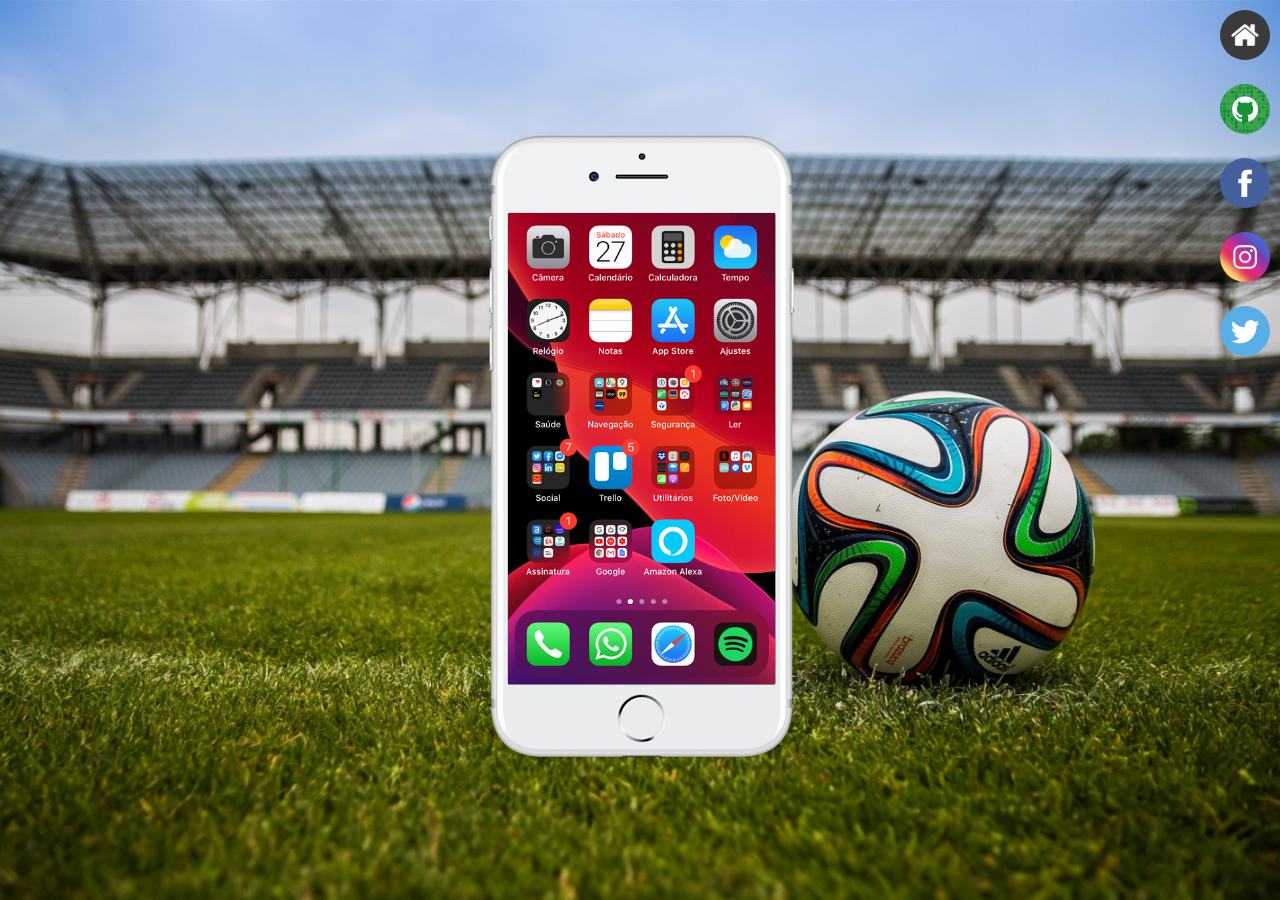
<file: index.html>
<!DOCTYPE html>
<html lang="pt-br">
<head>
    <meta charset="UTF-8">
    <meta http-equiv="X-UA-Compatible" content="IE=edge">
    <meta name="viewport" content="width=device-width, initial-scale=1.0">
    <title>Redes Sociais</title>
    <link rel="shortcut icon" href="imagens/favicon.ico" type="image/x-icon">
    <link rel="stylesheet" href="estilos/style.css">
</head>
<body>
    <main>
        <section id="telefone">
            <iframe src="home.html" name="tela" id="tela" frameborder="0"></iframe>
        </section>
        
        <section id="redes-sociais">
            <a href="home.html" target="tela"><img src="imagens/logo-home.jpg" alt="Home"></a><br> 
            <a href="github.html" target="tela"><img src="imagens/logo-github.jpg" alt="GitHub"></a><br>
            <a href="facebook.html" target="tela"><img src="imagens/logo-facebook.jpg" alt="Facebook"></a><br>
            <a href="instagram.html" target="tela"><img src="imagens/logo-instagram.jpg" alt="Instagram"></a><br>
            <a href="twitter.html" target="tela"><img src="imagens/logo-twitter.jpg" alt="Twitter"></a>
        </section>
    </main>
</body>
</html>
</file>
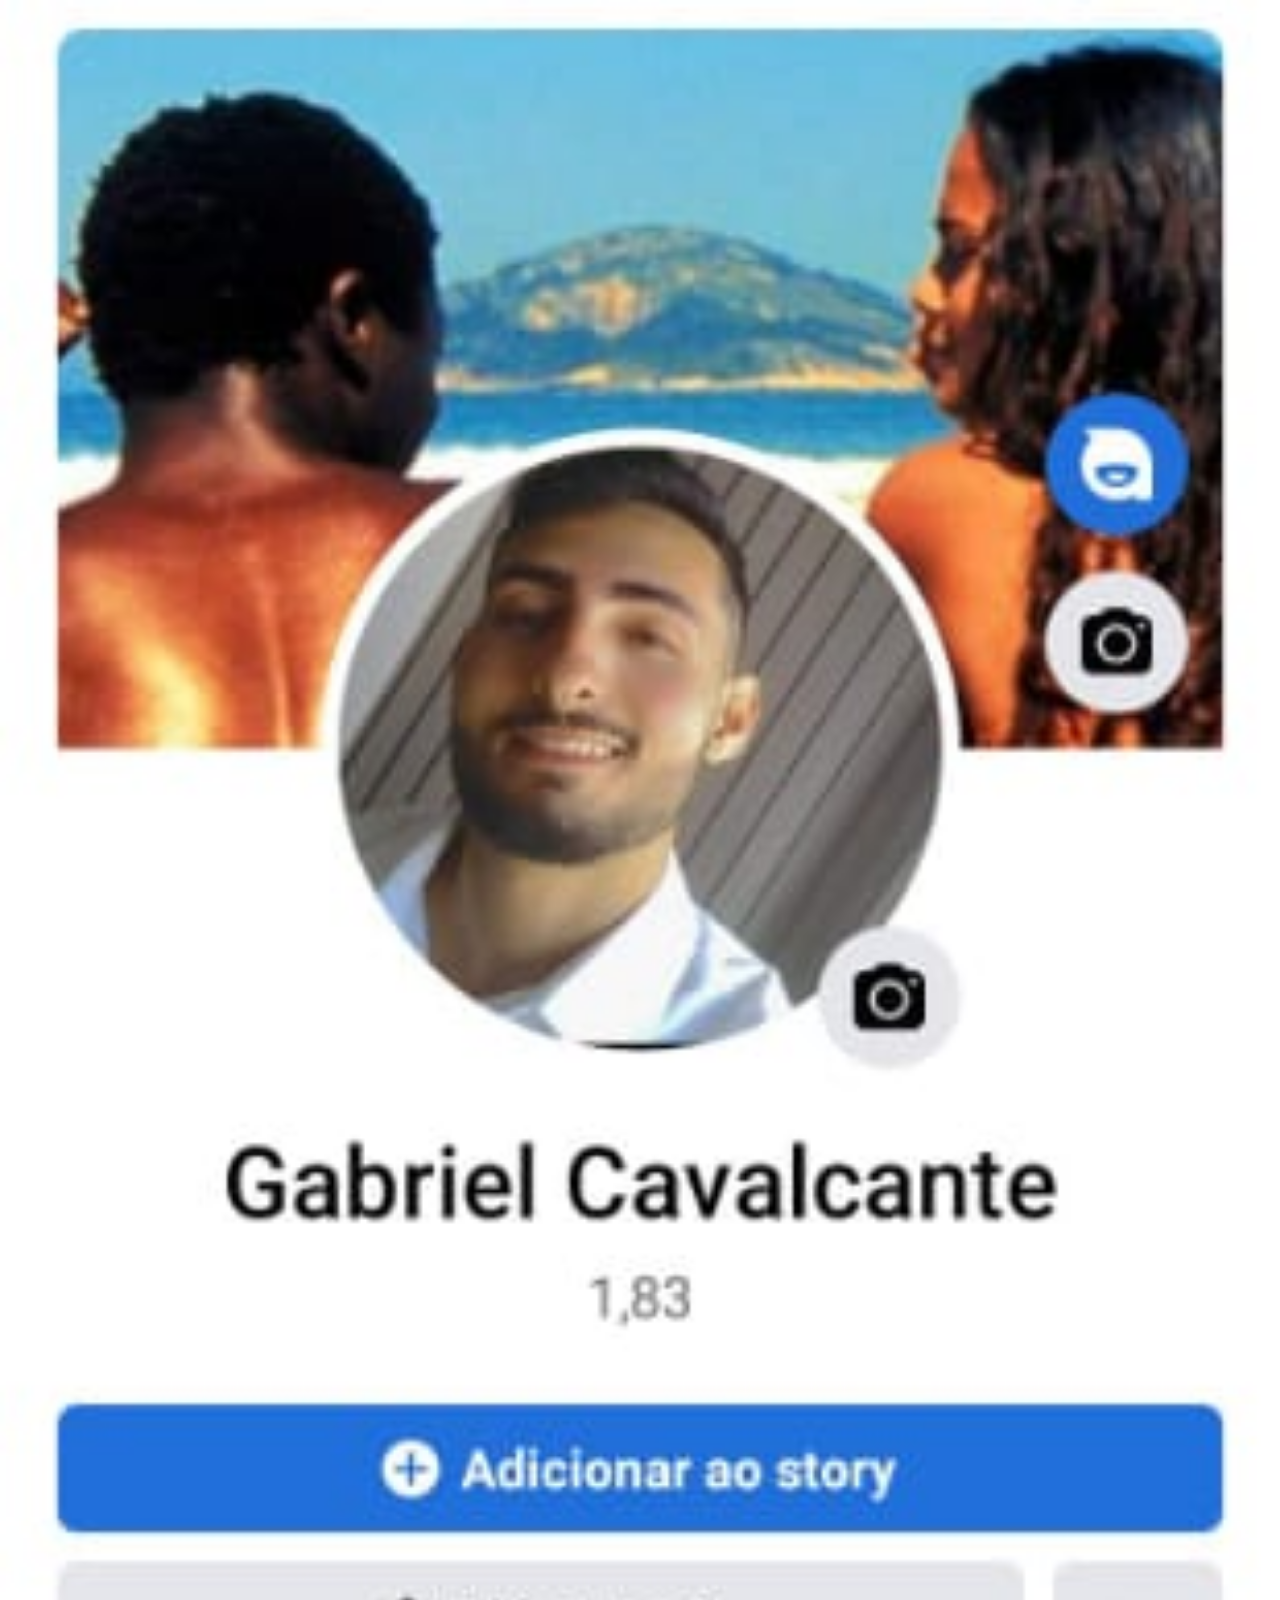
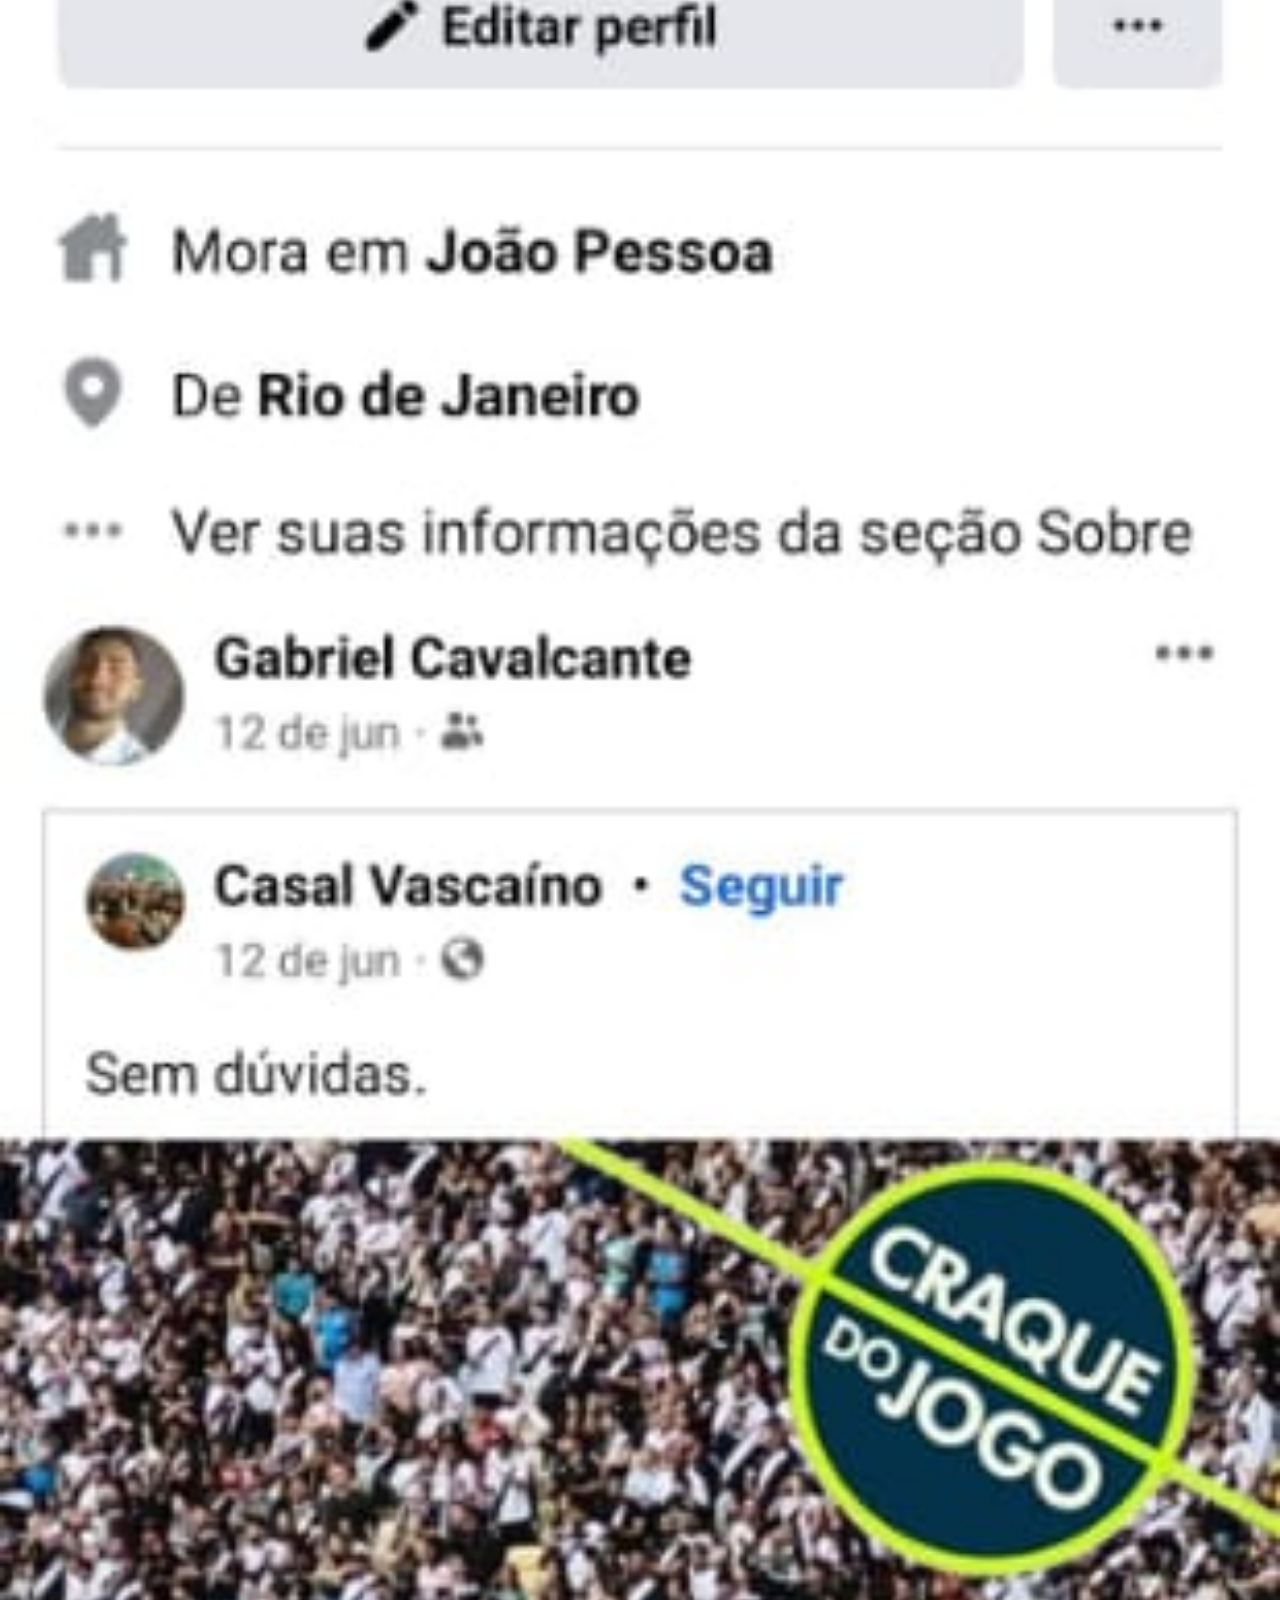
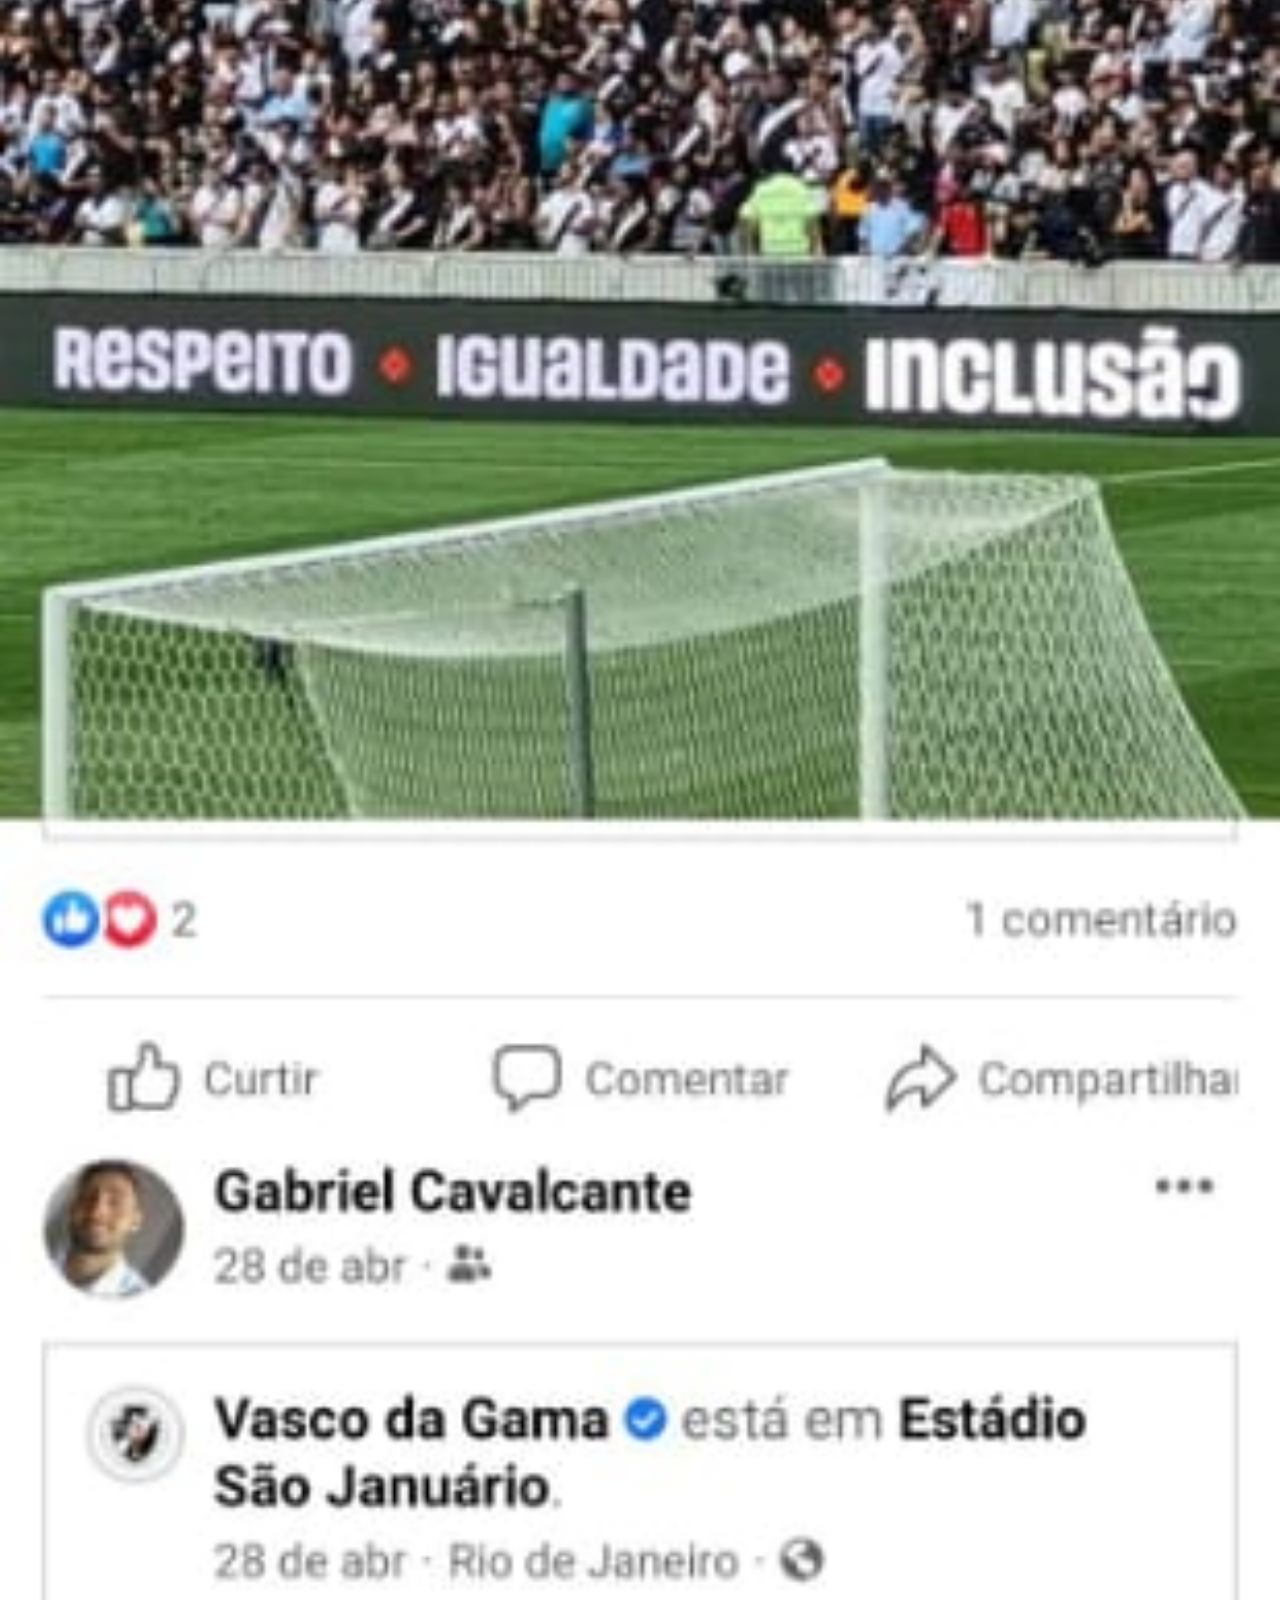
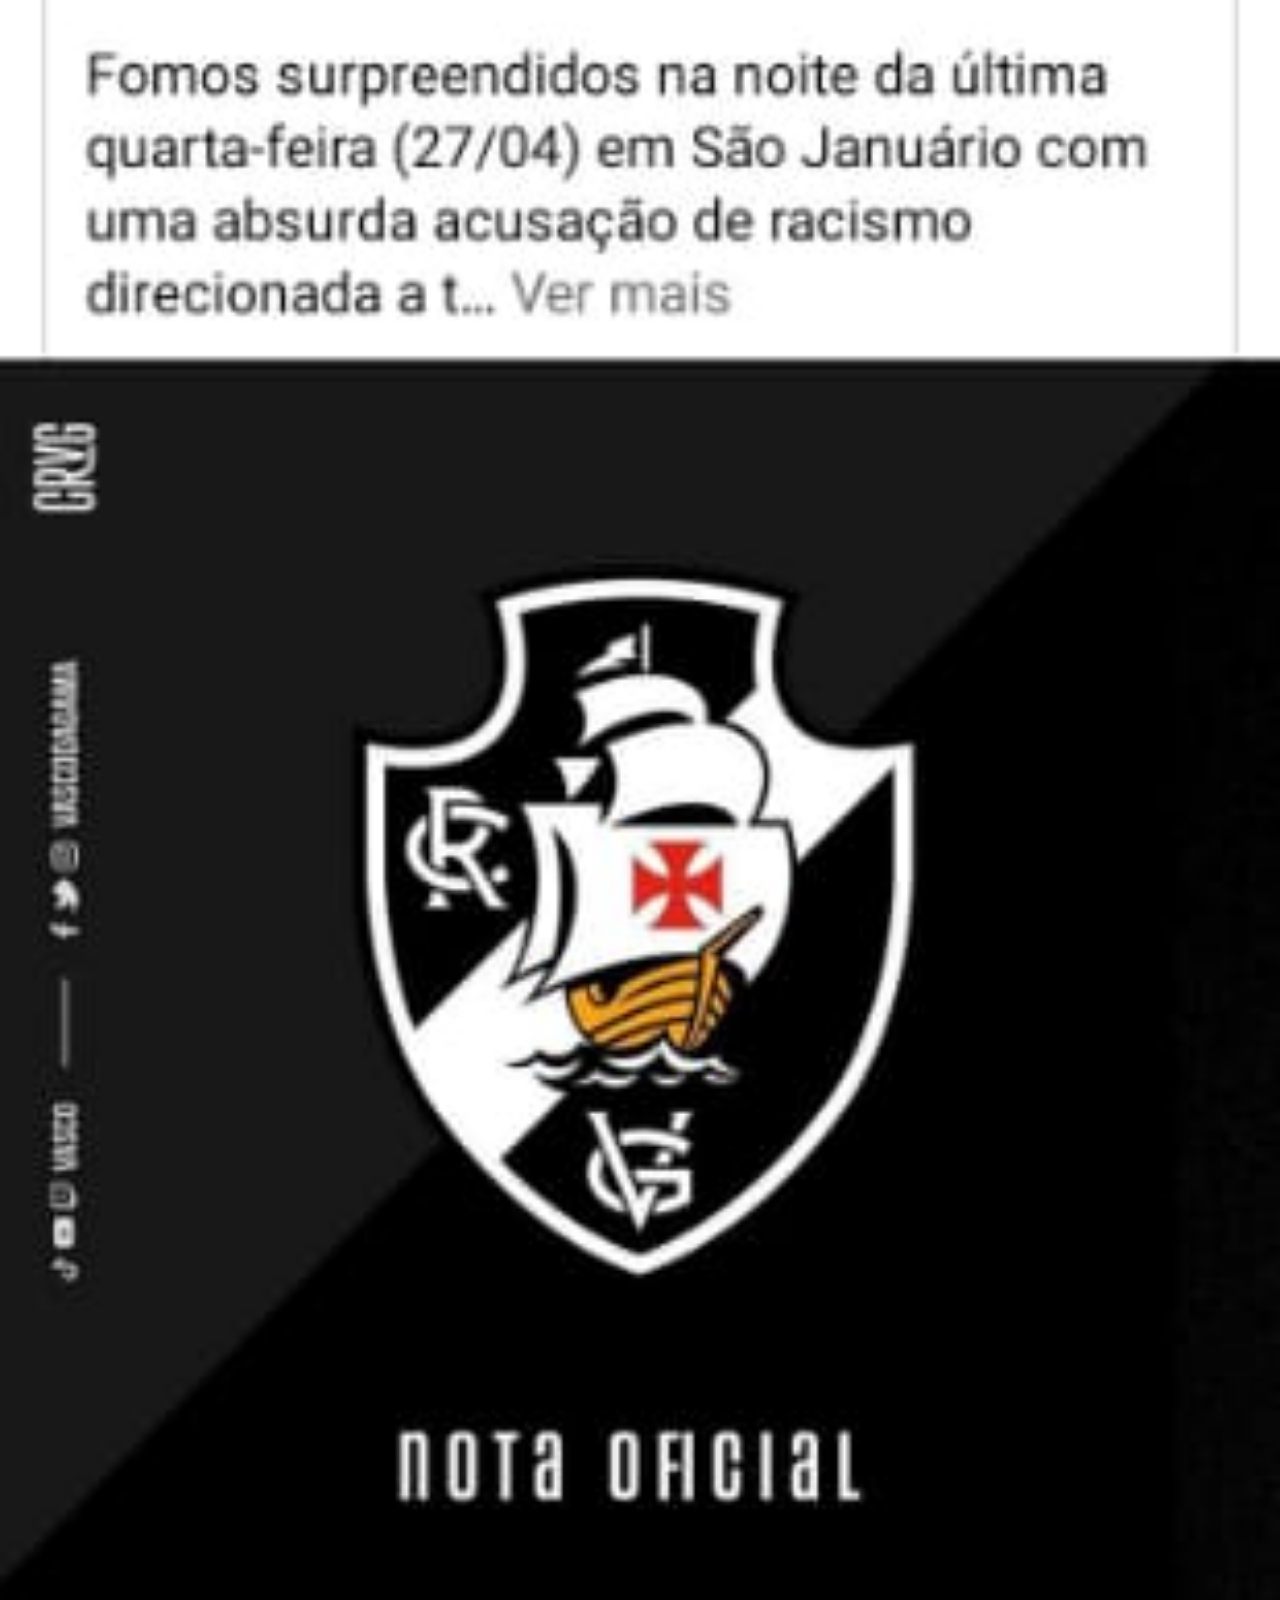
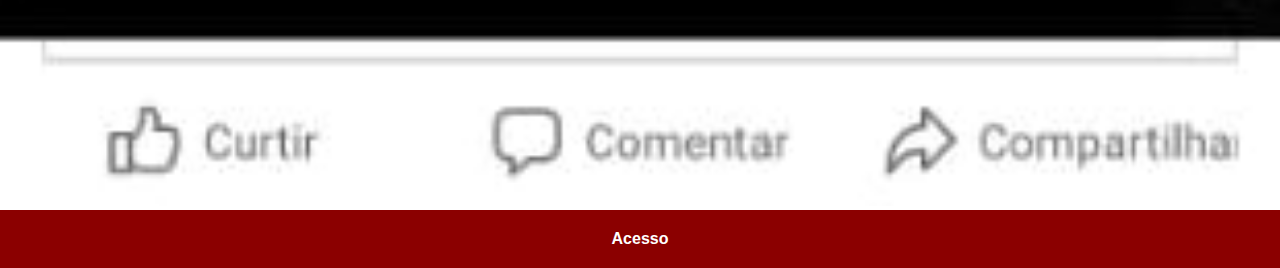
<file: facebook.html>
<!DOCTYPE html>
<html lang="pt-br">
<head>
    <meta charset="UTF-8">
    <meta http-equiv="X-UA-Compatible" content="IE=edge">
    <meta name="viewport" content="width=device-width, initial-scale=1.0">
    <title>Facebook</title>
    <link rel="stylesheet" href="estilos/estilodasredes.css">
</head>
<body>
    <img src="imagens/tema-facebook.jpeg" alt="Facebook">
    <a href="https://www.facebook.com/gabrielcavalcante.diniz" target="_blank">Acesso</a>
</body>
</html>
</file>
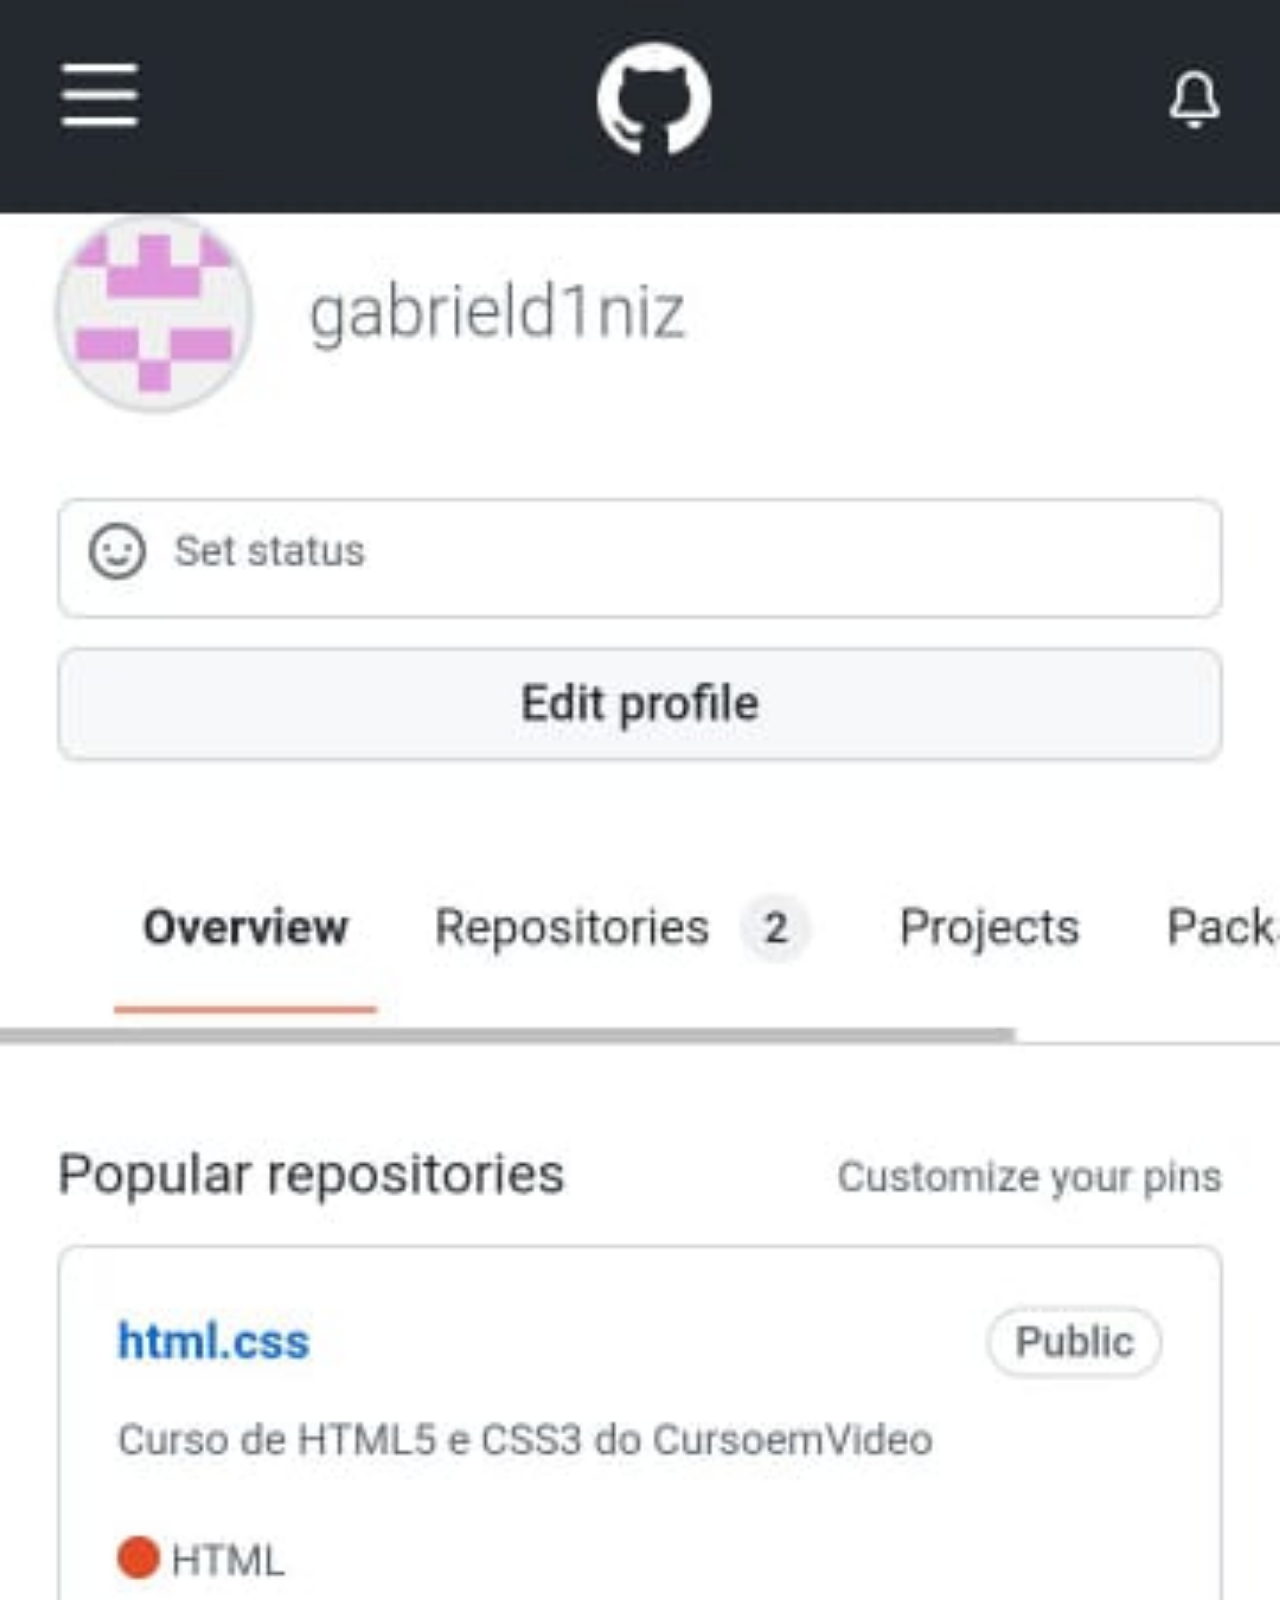
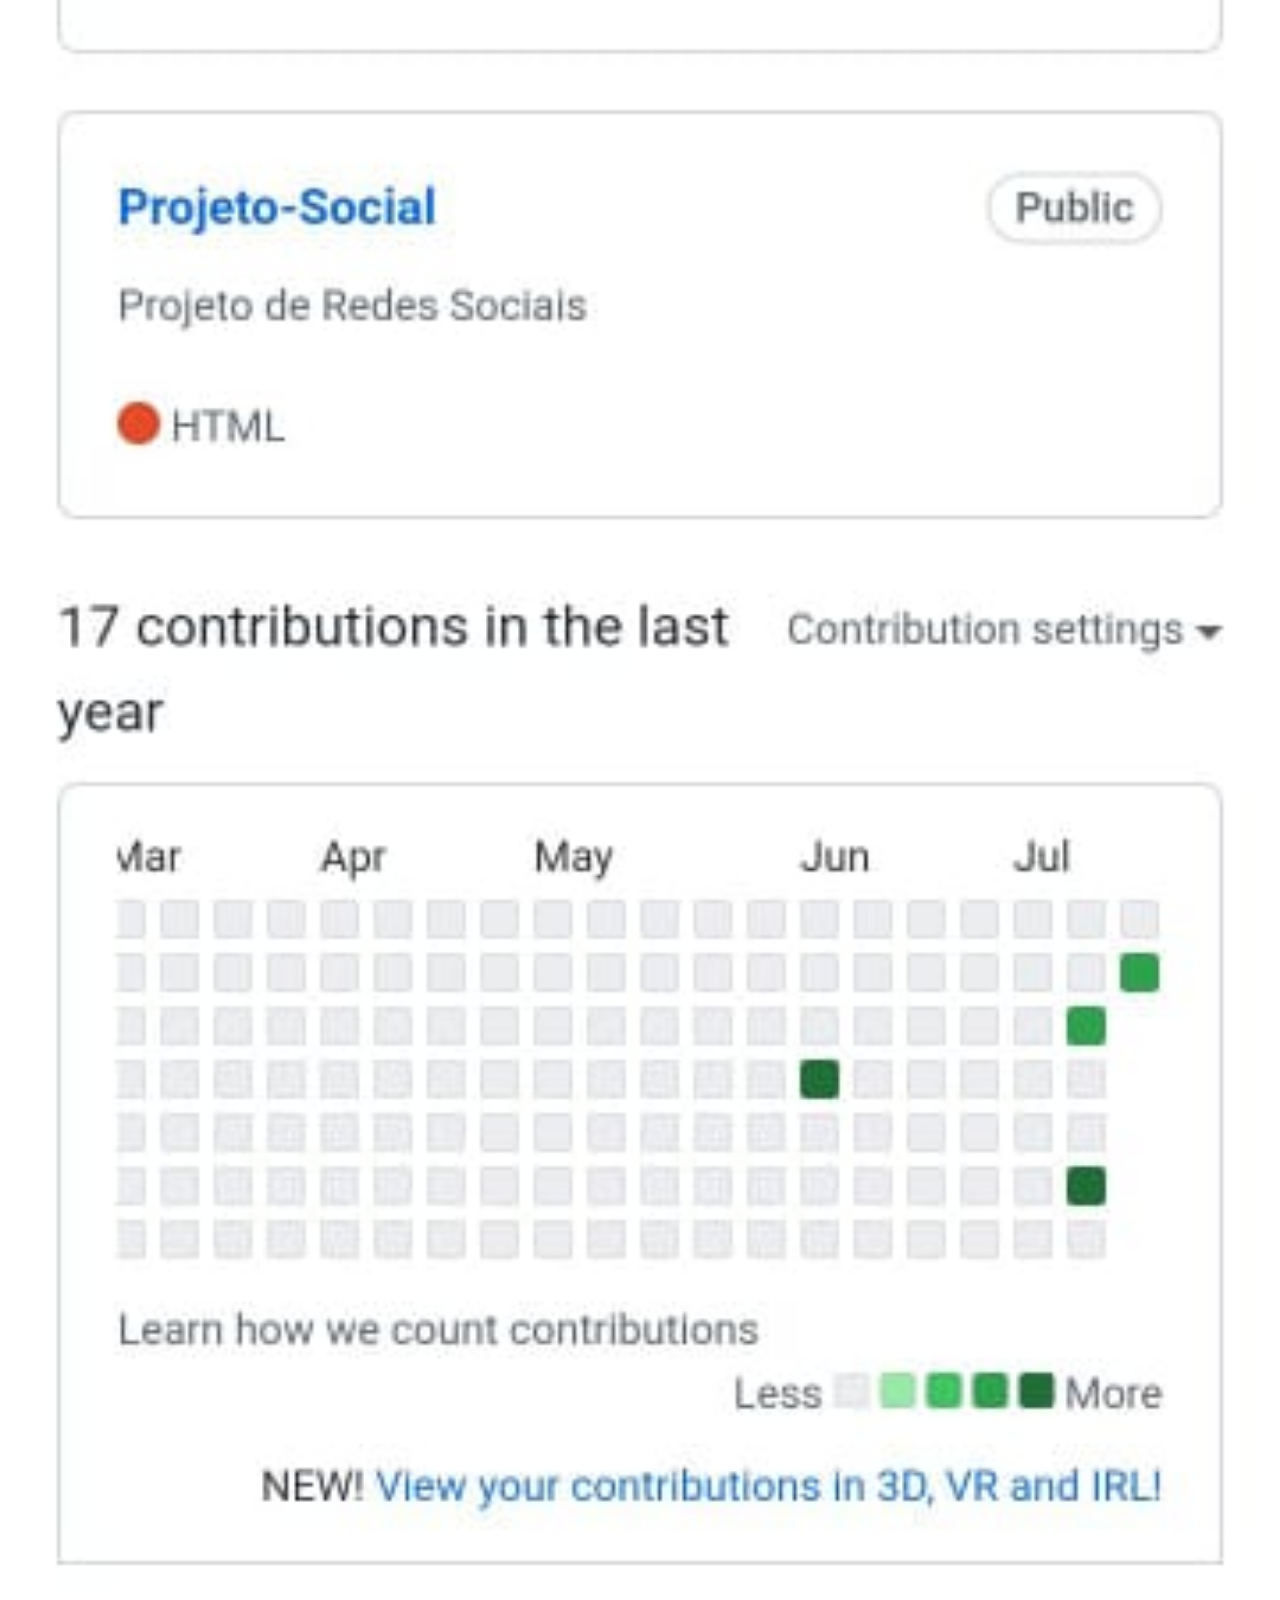
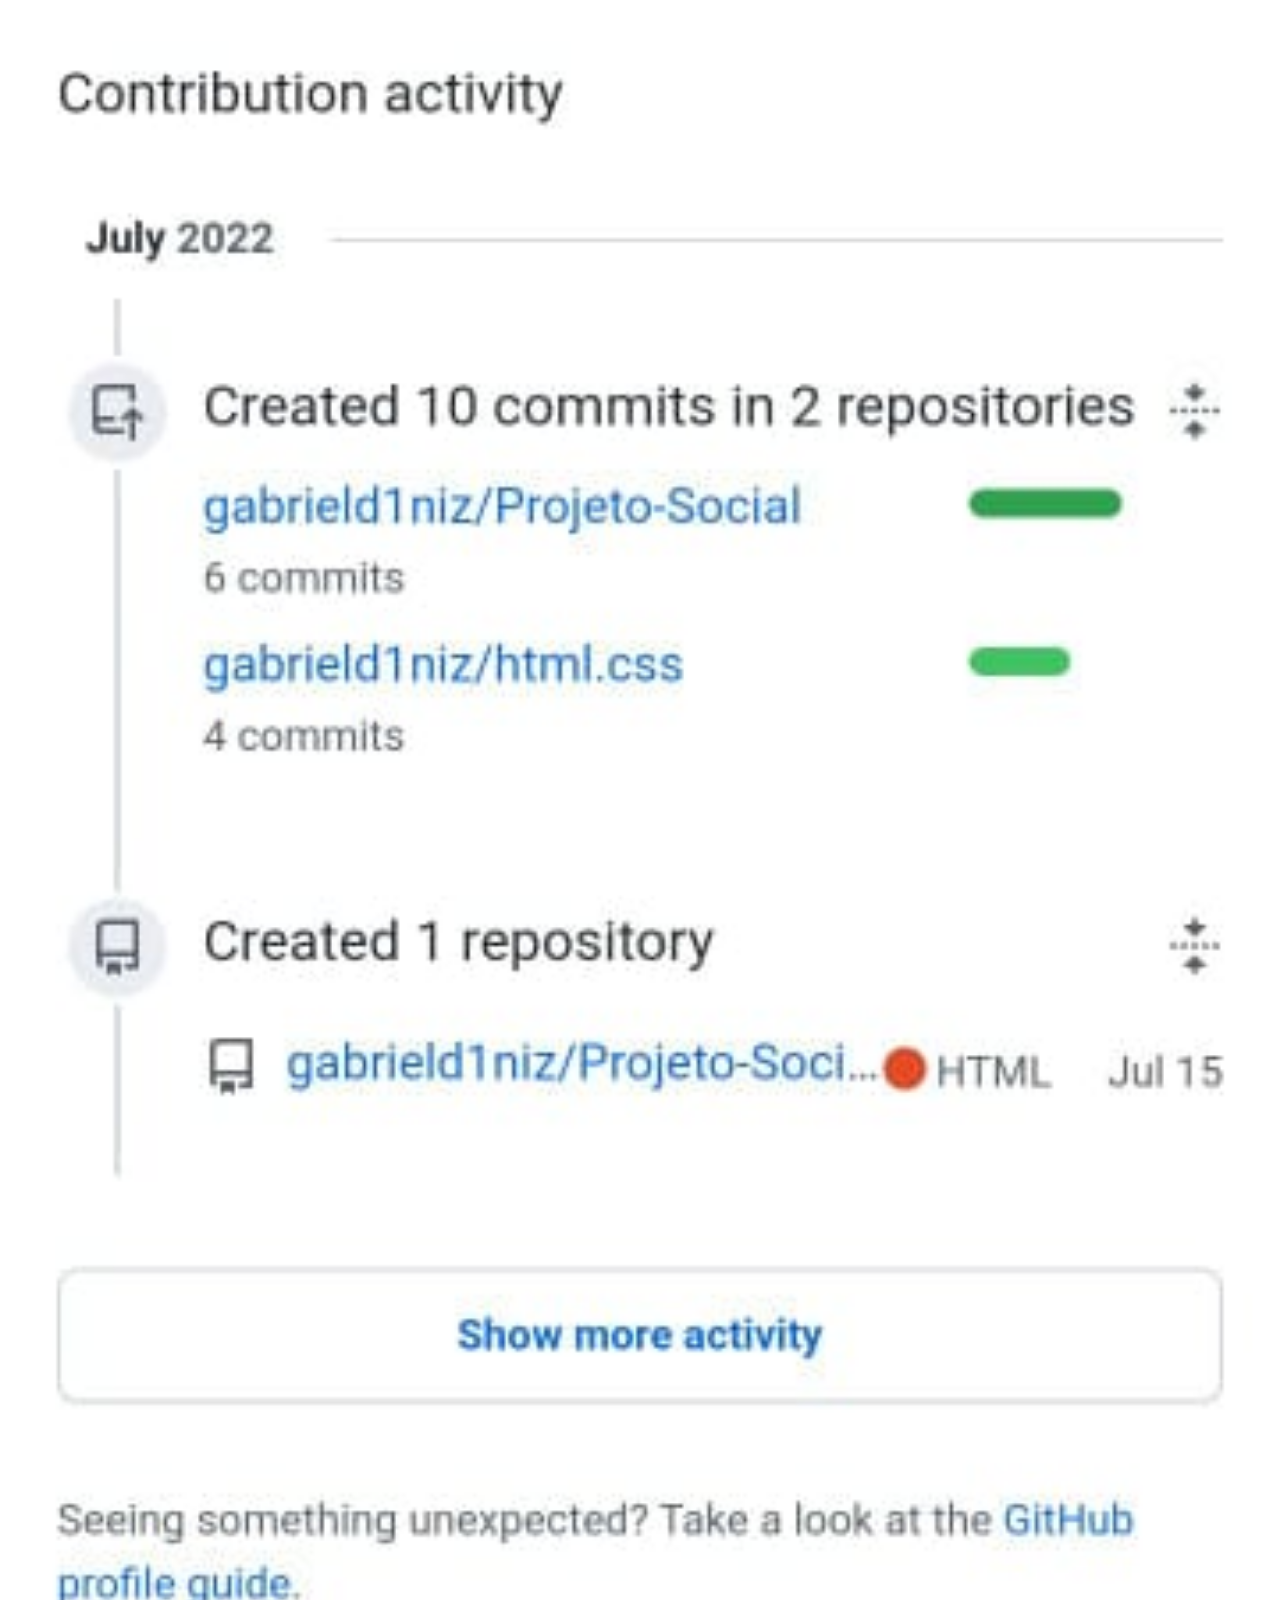
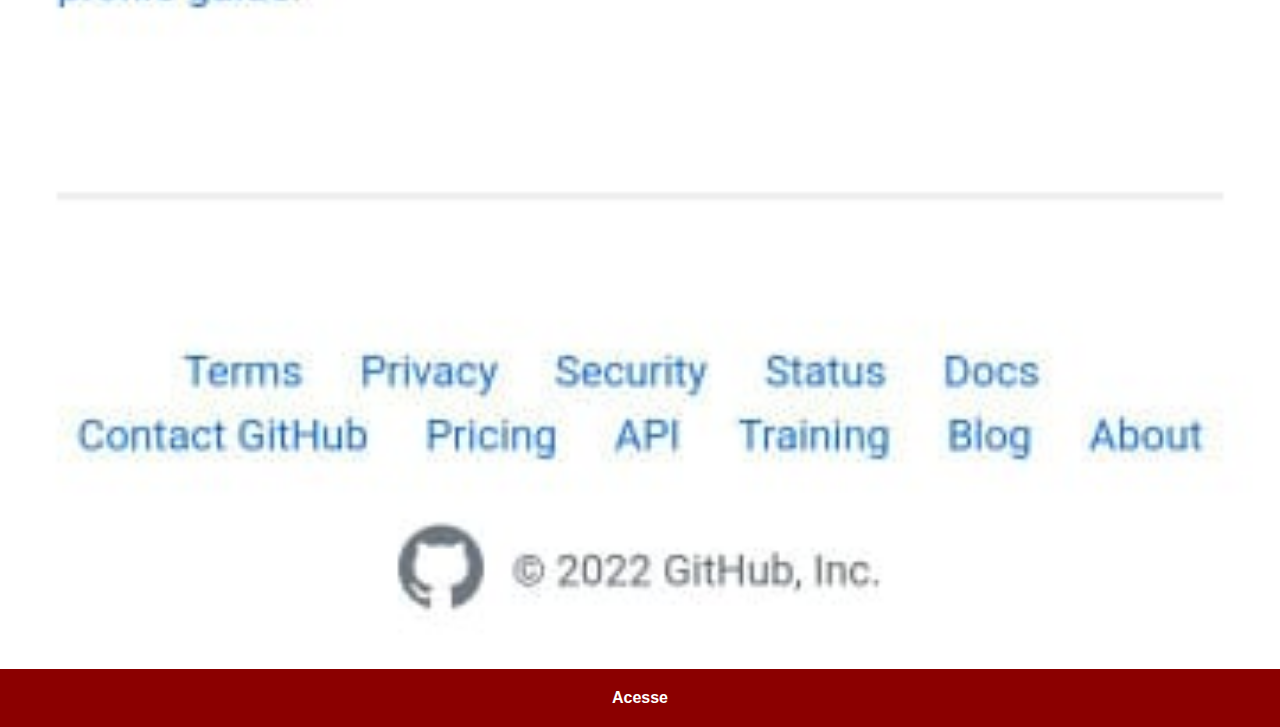
<file: github.html>
<!DOCTYPE html>
<html lang="pt-br">
<head>
    <meta charset="UTF-8">
    <meta http-equiv="X-UA-Compatible" content="IE=edge">
    <meta name="viewport" content="width=device-width, initial-scale=1.0">
    <title>GitHub</title>
    <link rel="stylesheet" href="estilos/estilodasredes.css">
</head>
<body>
    <img src="imagens/tema-github.jpeg" alt="GitHub">
    <a href="https://github.com/gabrield1niz" target="_blank">Acesse</a>
</body>
</html>
</file>
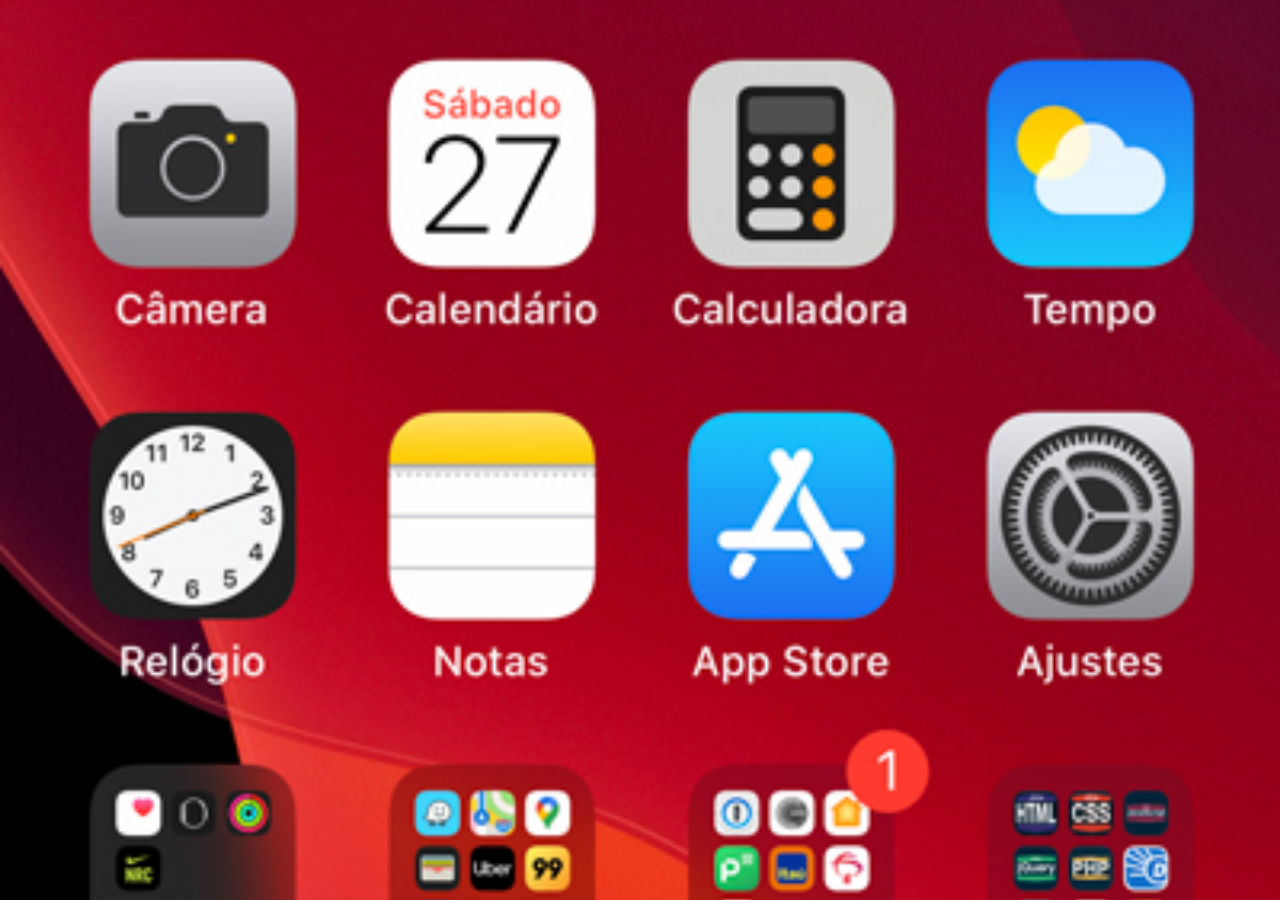
<file: home.html>
<!DOCTYPE html>
<html lang="pt-br">
<head>
    <meta charset="UTF-8">
    <meta http-equiv="X-UA-Compatible" content="IE=edge">
    <meta name="viewport" content="width=device-width, initial-scale=1.0">
    <title>Home</title>
    <style>
        * {
            padding: 0px;
            margin: 0px;
        }

        body{
            height: 100vh;
            width: 100vw;
            background: url(imagens/tela-home.jpg) no-repeat top center;
            background-size: cover;
        }
    </style>
</head>
<body>
    
</body>
</html>
</file>
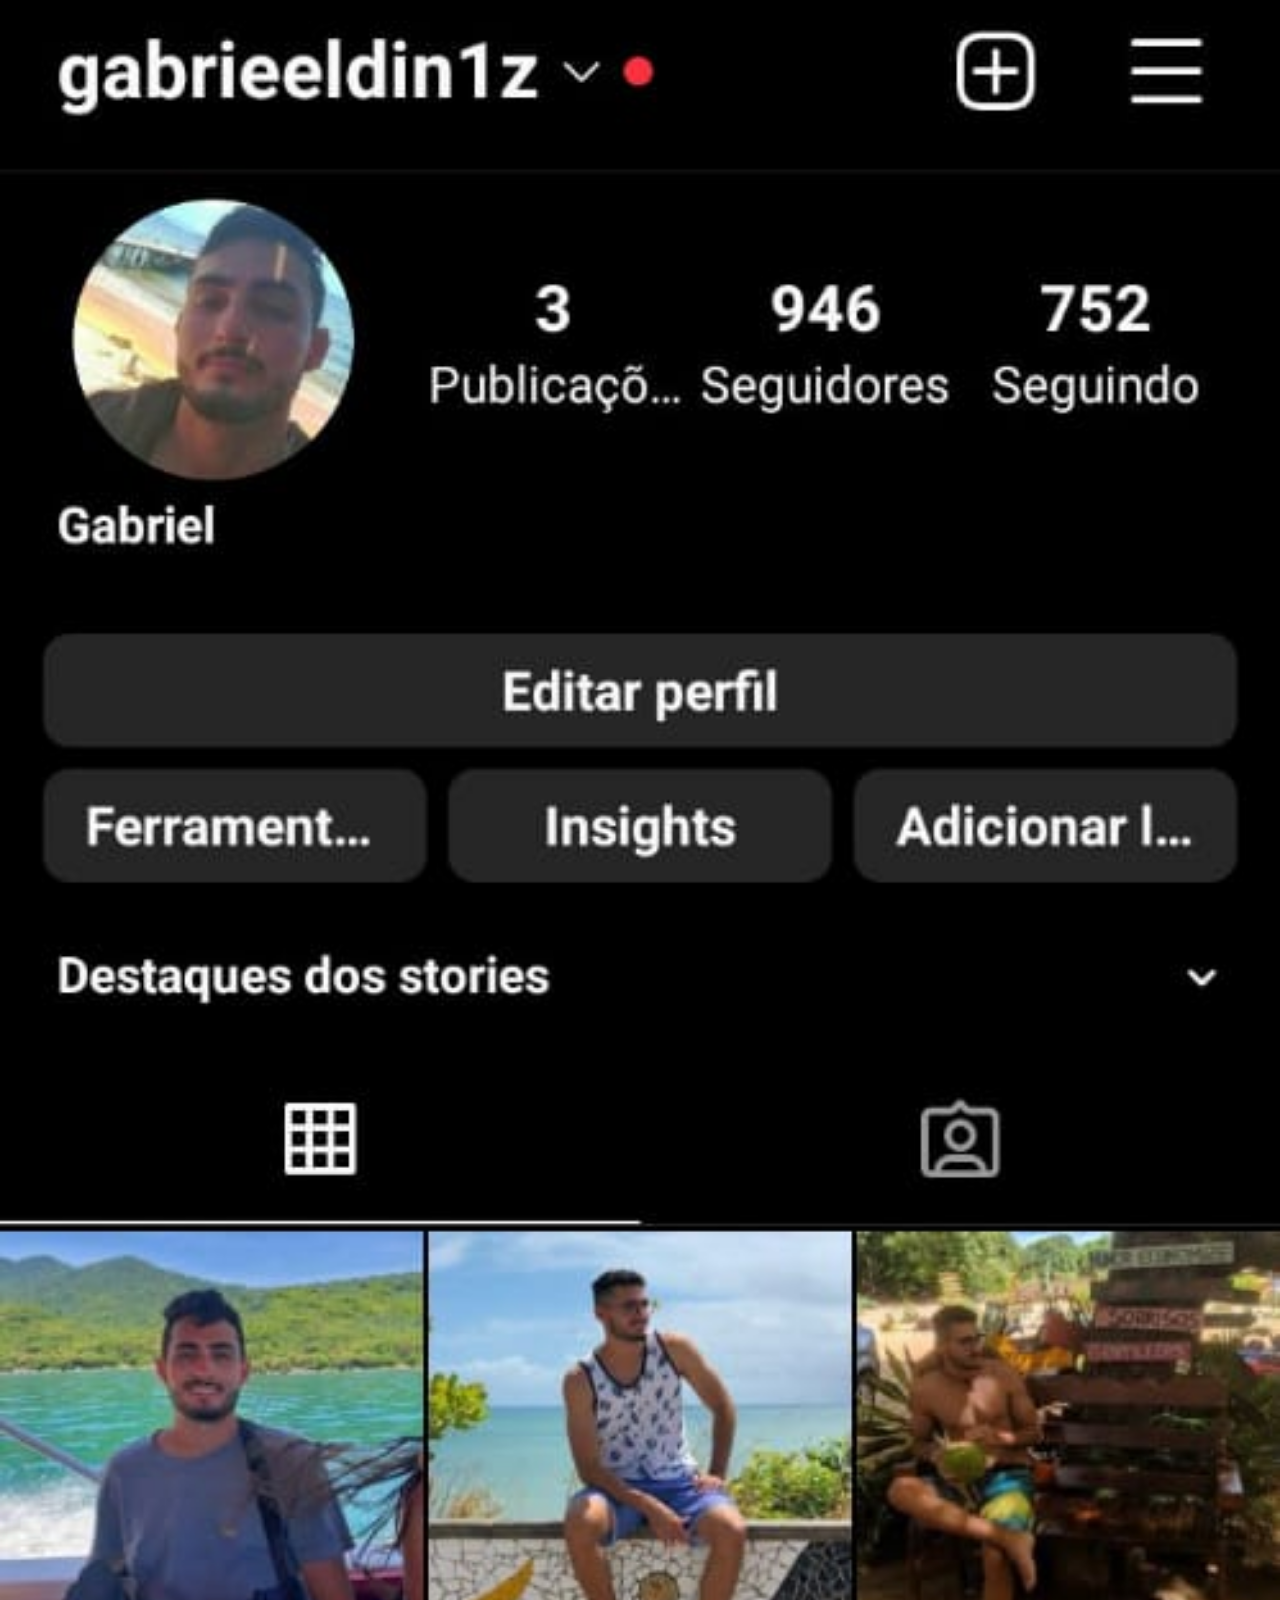
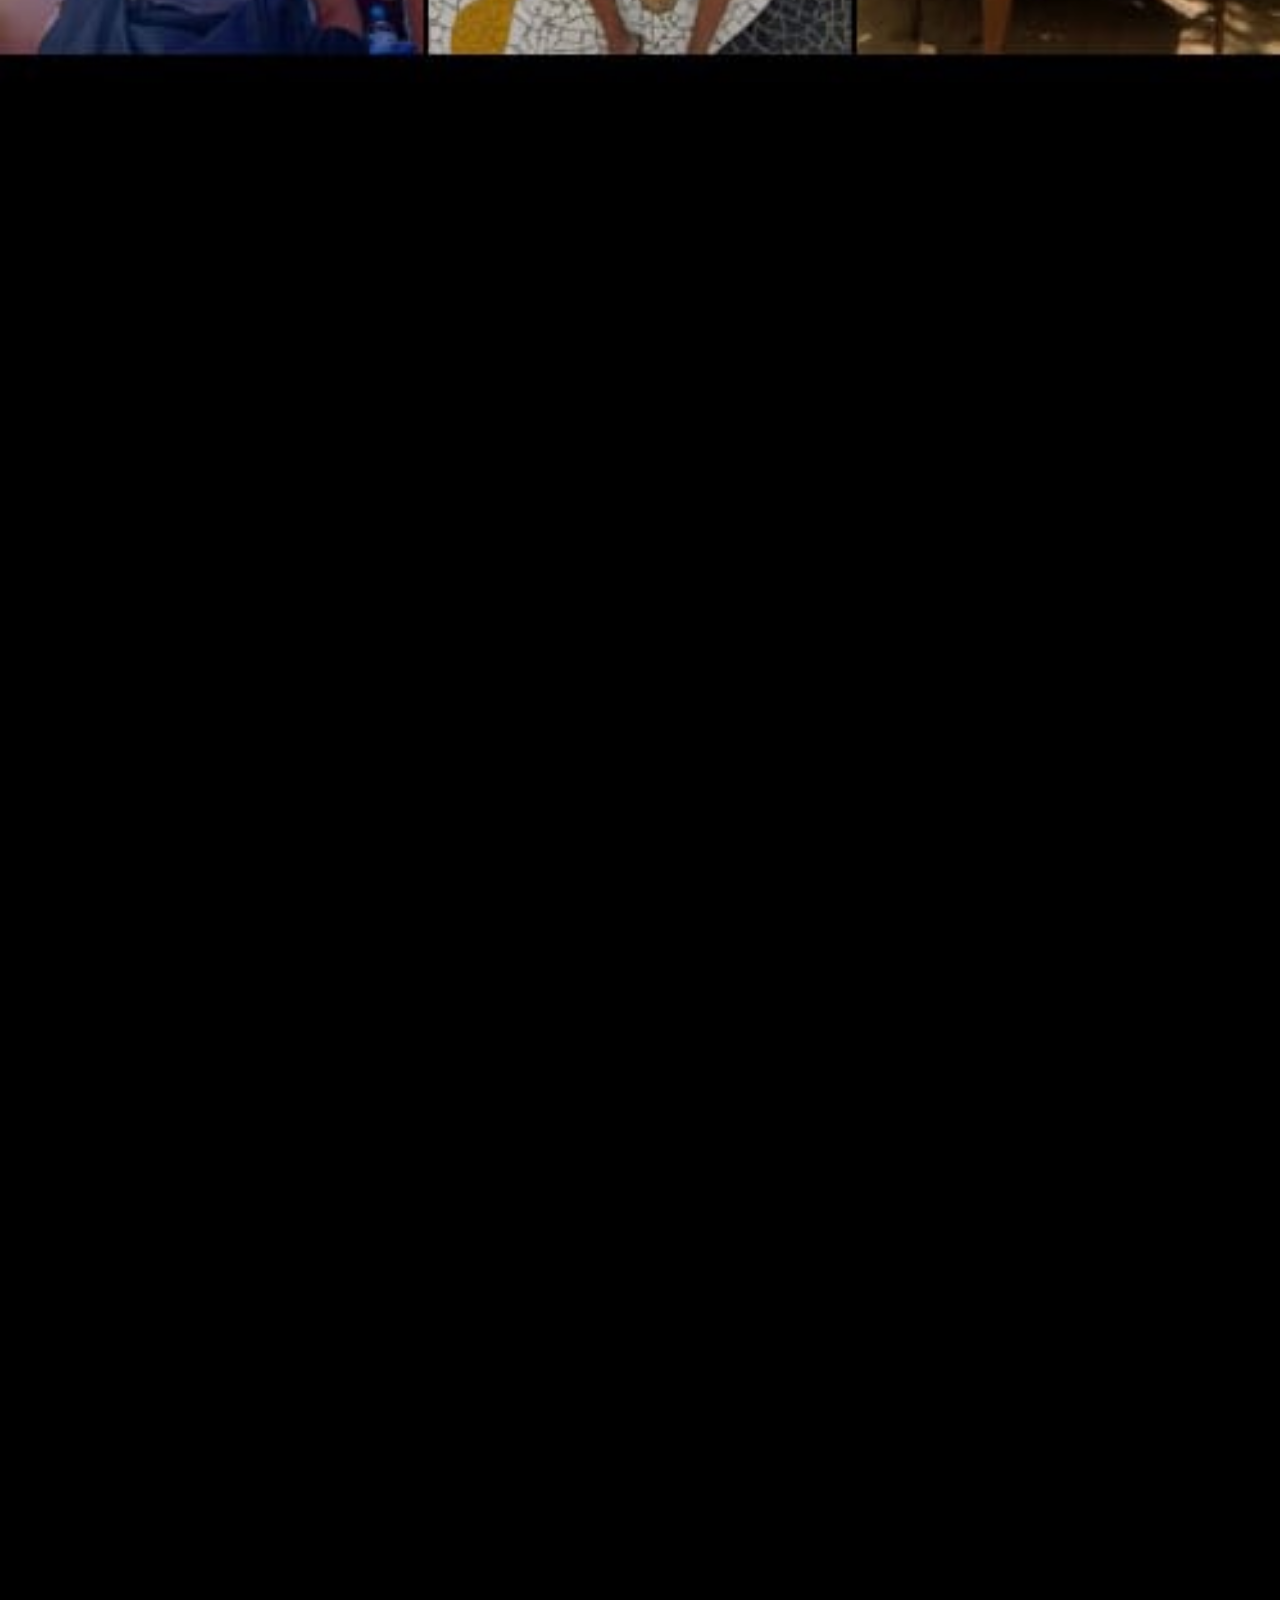
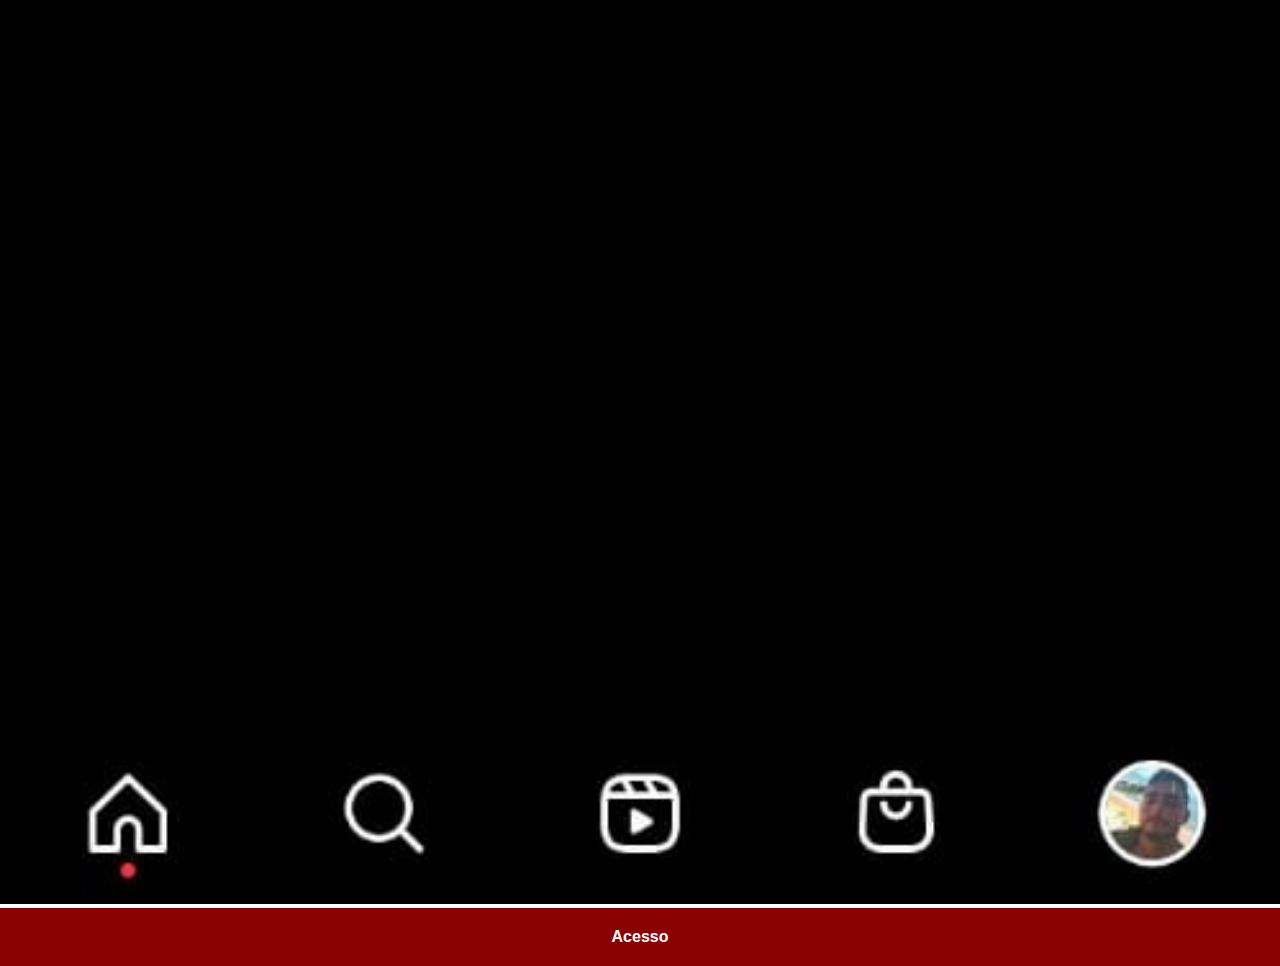
<file: instagram.html>
<!DOCTYPE html>
<html lang="pt-br">
<head>
    <meta charset="UTF-8">
    <meta http-equiv="X-UA-Compatible" content="IE=edge">
    <meta name="viewport" content="width=device-width, initial-scale=1.0">
    <title>Instagram</title>
    <link rel="stylesheet" href="estilos/estilodasredes.css">
</head>
<body>
    <img src="imagens/tema-instagram.jpeg" alt="Instagram">
    <a href="https://www.instagram.com/gabrieeldin1z/" target="_blank">Acesso</a>

</body>
</html>
</file>
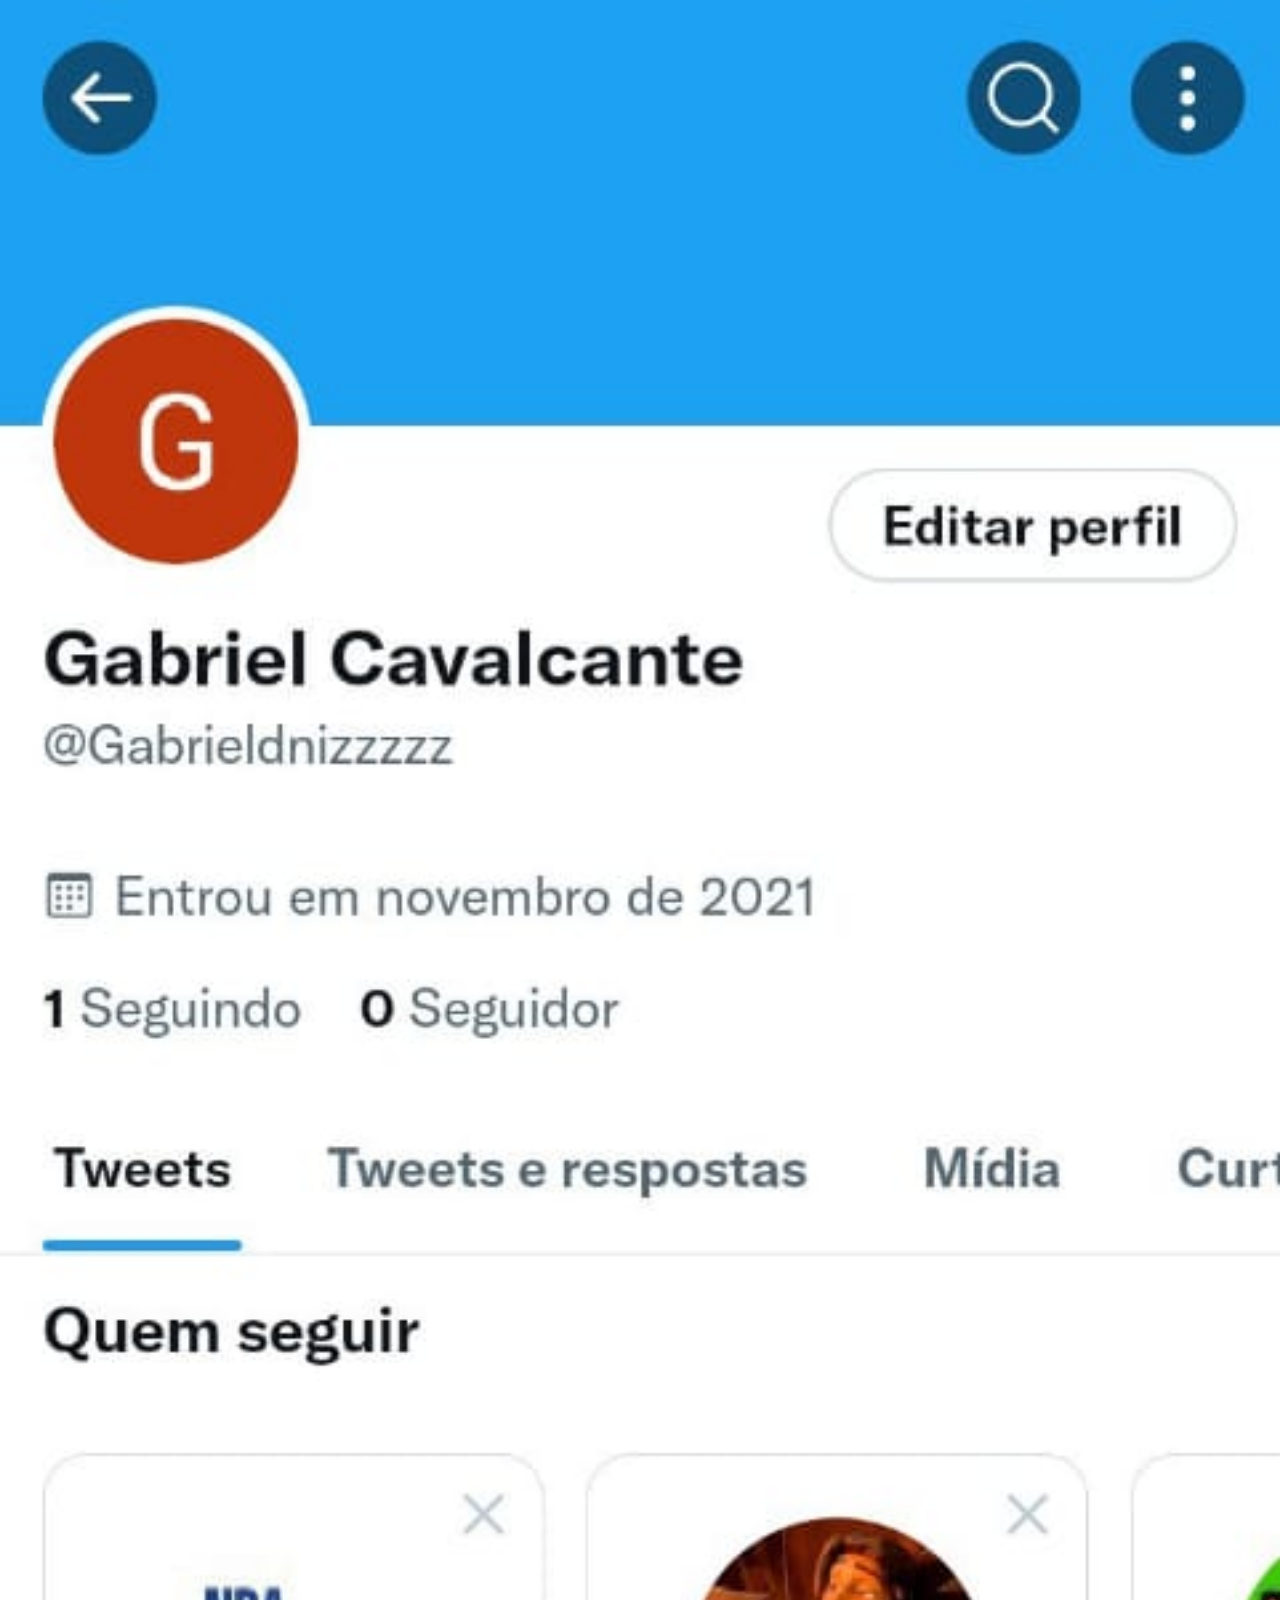
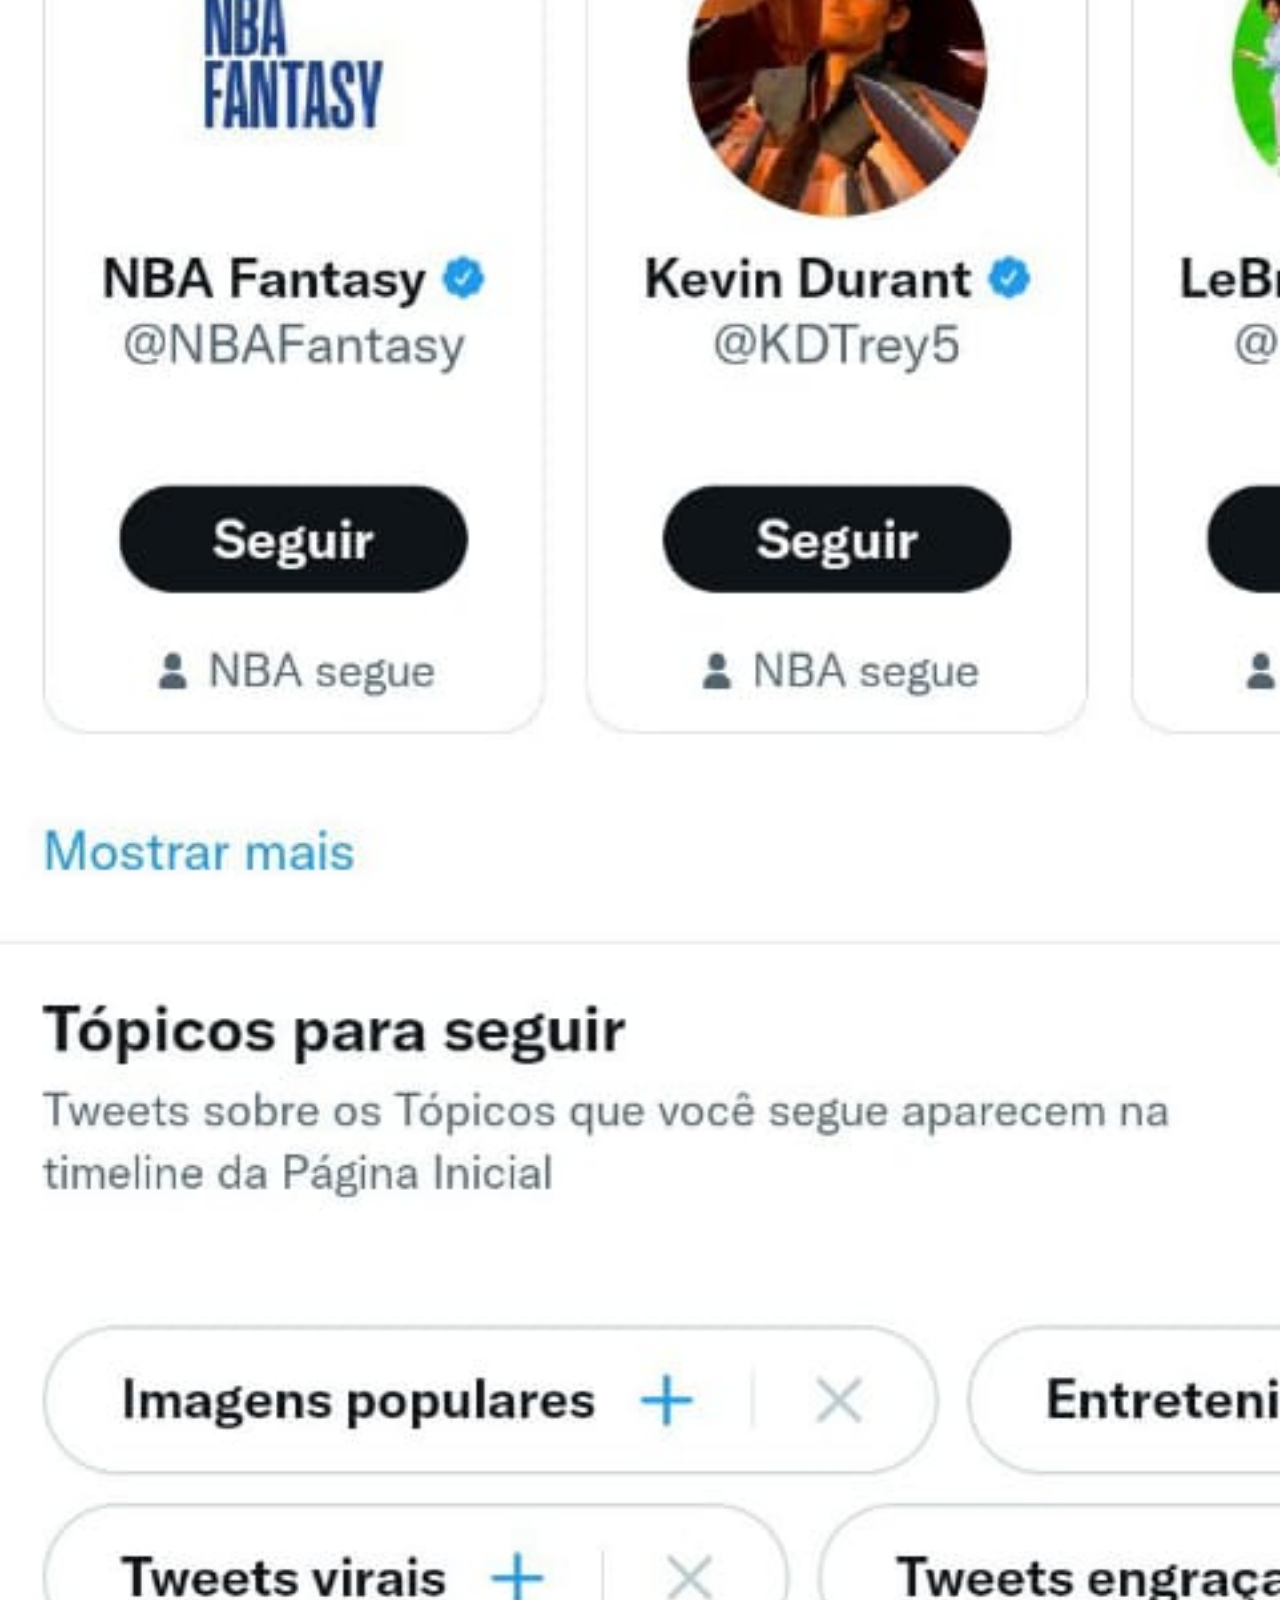
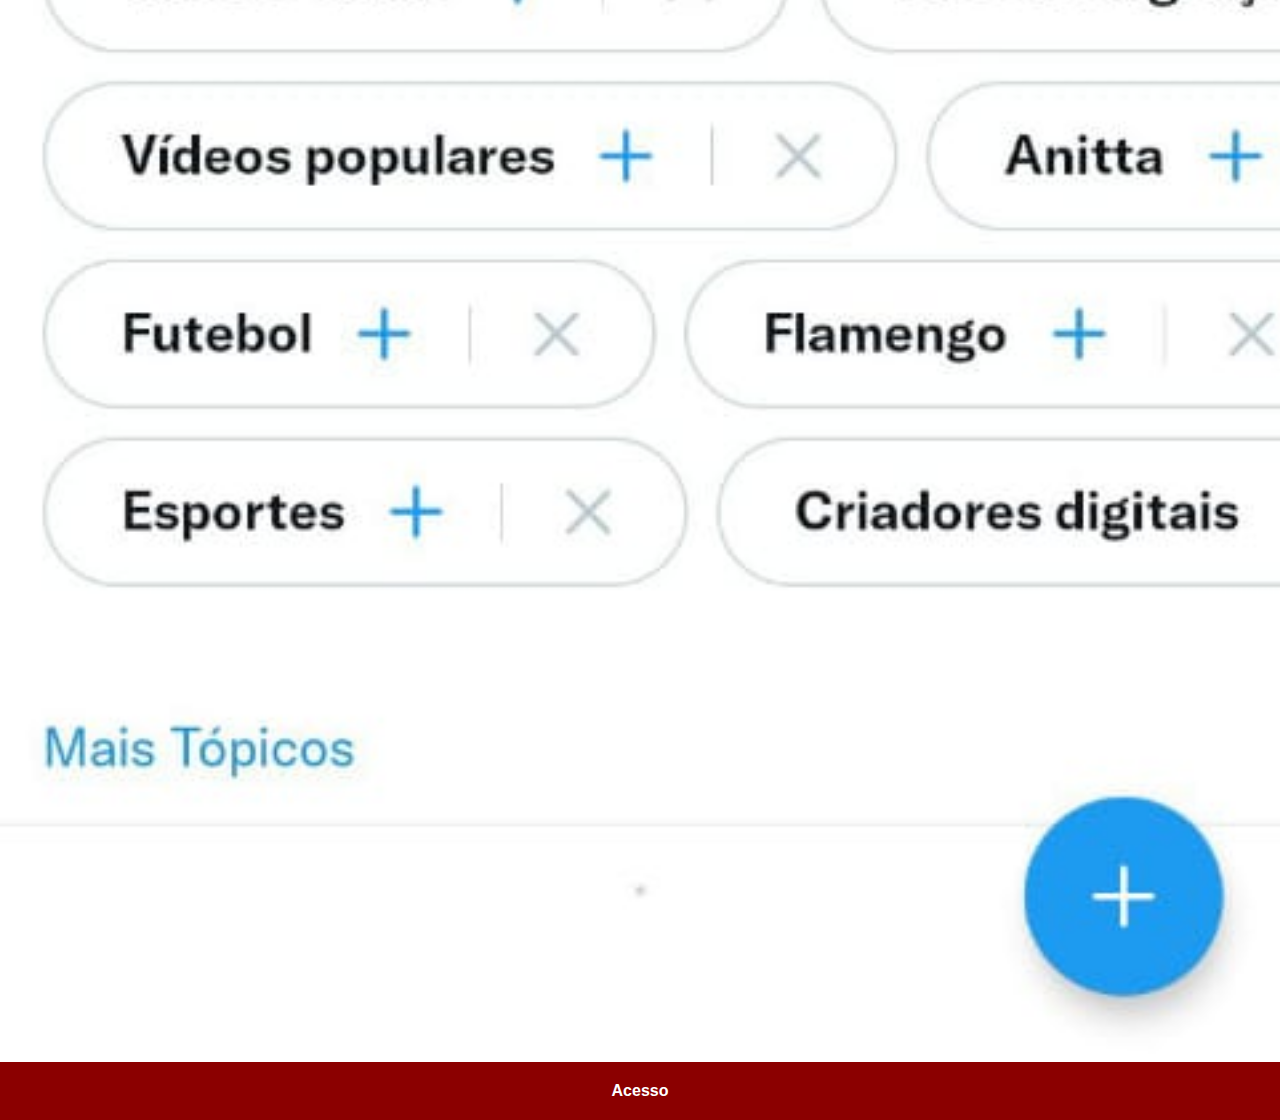
<file: twitter.html>
<!DOCTYPE html>
<html lang="pt-br">
<head>
    <meta charset="UTF-8">
    <meta http-equiv="X-UA-Compatible" content="IE=edge">
    <meta name="viewport" content="width=device-width, initial-scale=1.0">
    <title>Twitter</title>
    <link rel="stylesheet" href="estilos/estilodasredes.css">
</head>
<body>
    <img src="imagens/tema-twitter.jpeg" alt="Twitter">
    <a href="https://twitter.com/search?q=%40Gabrieldnizzzzzz&src=typed_query&f=user" target="_blank">Acesso</a>
</body>
</html>
</file>
<file: estilos/style.css>
@charset "UTF-8";

* {
    margin: 0px;
    padding: 0px;
}

html, body {
    height: 100vh;
}

body {
    background: url(../imagens/pexels-pixabay-46798.jpg) no-repeat center center;
    background-size: cover;
    background-attachment: fixed;
}

main {
    position: relative;
    height: 100vh;
}

section#telefone {
    position: absolute;
    top: 50%;
    left: 50%;
    transform: translate(-50%, -50%);
    width: 308px;
    height: 634px;
    background: url(../imagens/frame-iphone.png) no-repeat ;
}

iframe#tela {
    position: relative;
    top: 80px;
    left: 22px;
    width: 267px;
    height: 471px;
}

section#redes-sociais {
    text-align: right;
}

section#redes-sociais img {
    margin: 10px;
    width: 50px;
    border-radius: 50%;
}
</file>
<file: estilos/estilodasredes.css>
* {
    padding: 0px;
    margin: 0px;
    font-family: Arial, Helvetica, sans-serif;
}

::-webkit-scrollbar {
    width: 0px;
    height: 0px;
}

img{
    
    width: 100vw;
    
}

a {
    display: block;
    text-align: center;
    background-color: darkred;
    color: white;
    padding: 20px;
    text-decoration: none;
    font-weight: bolder;
}
</file>
